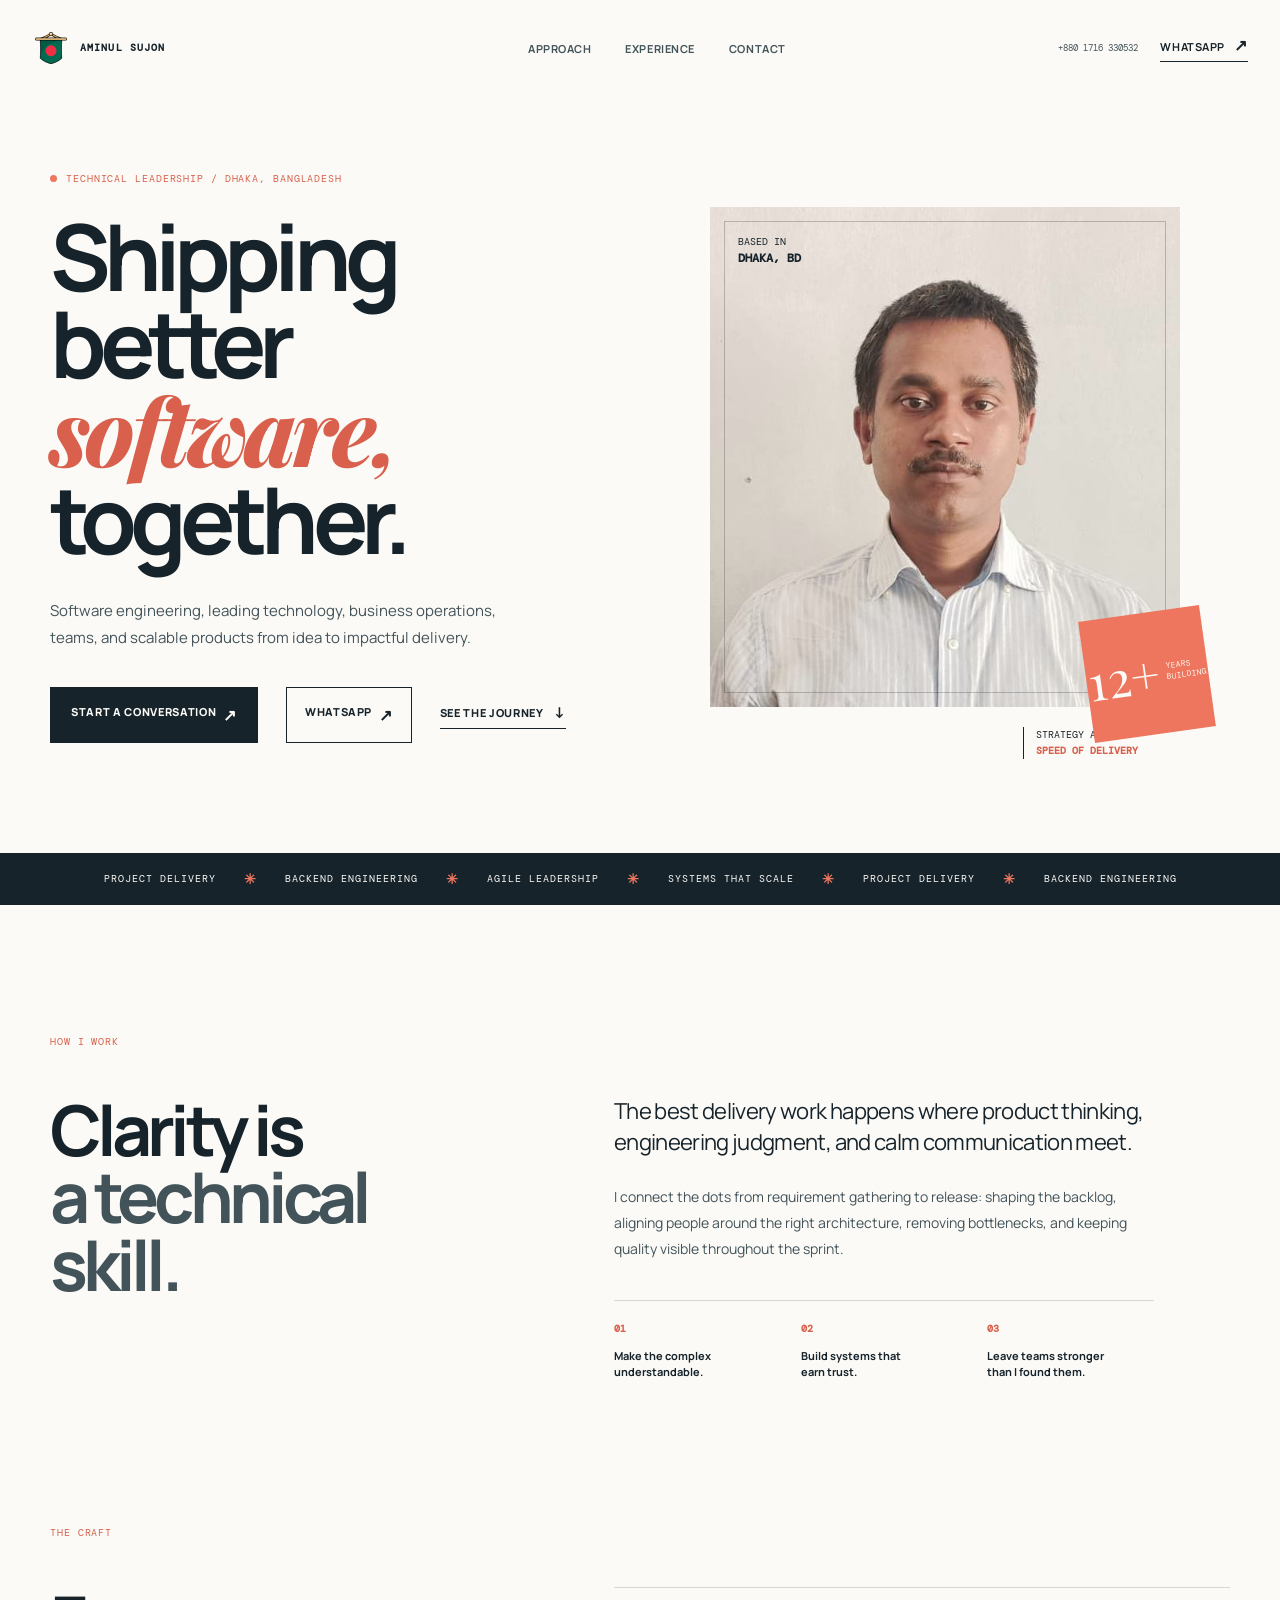
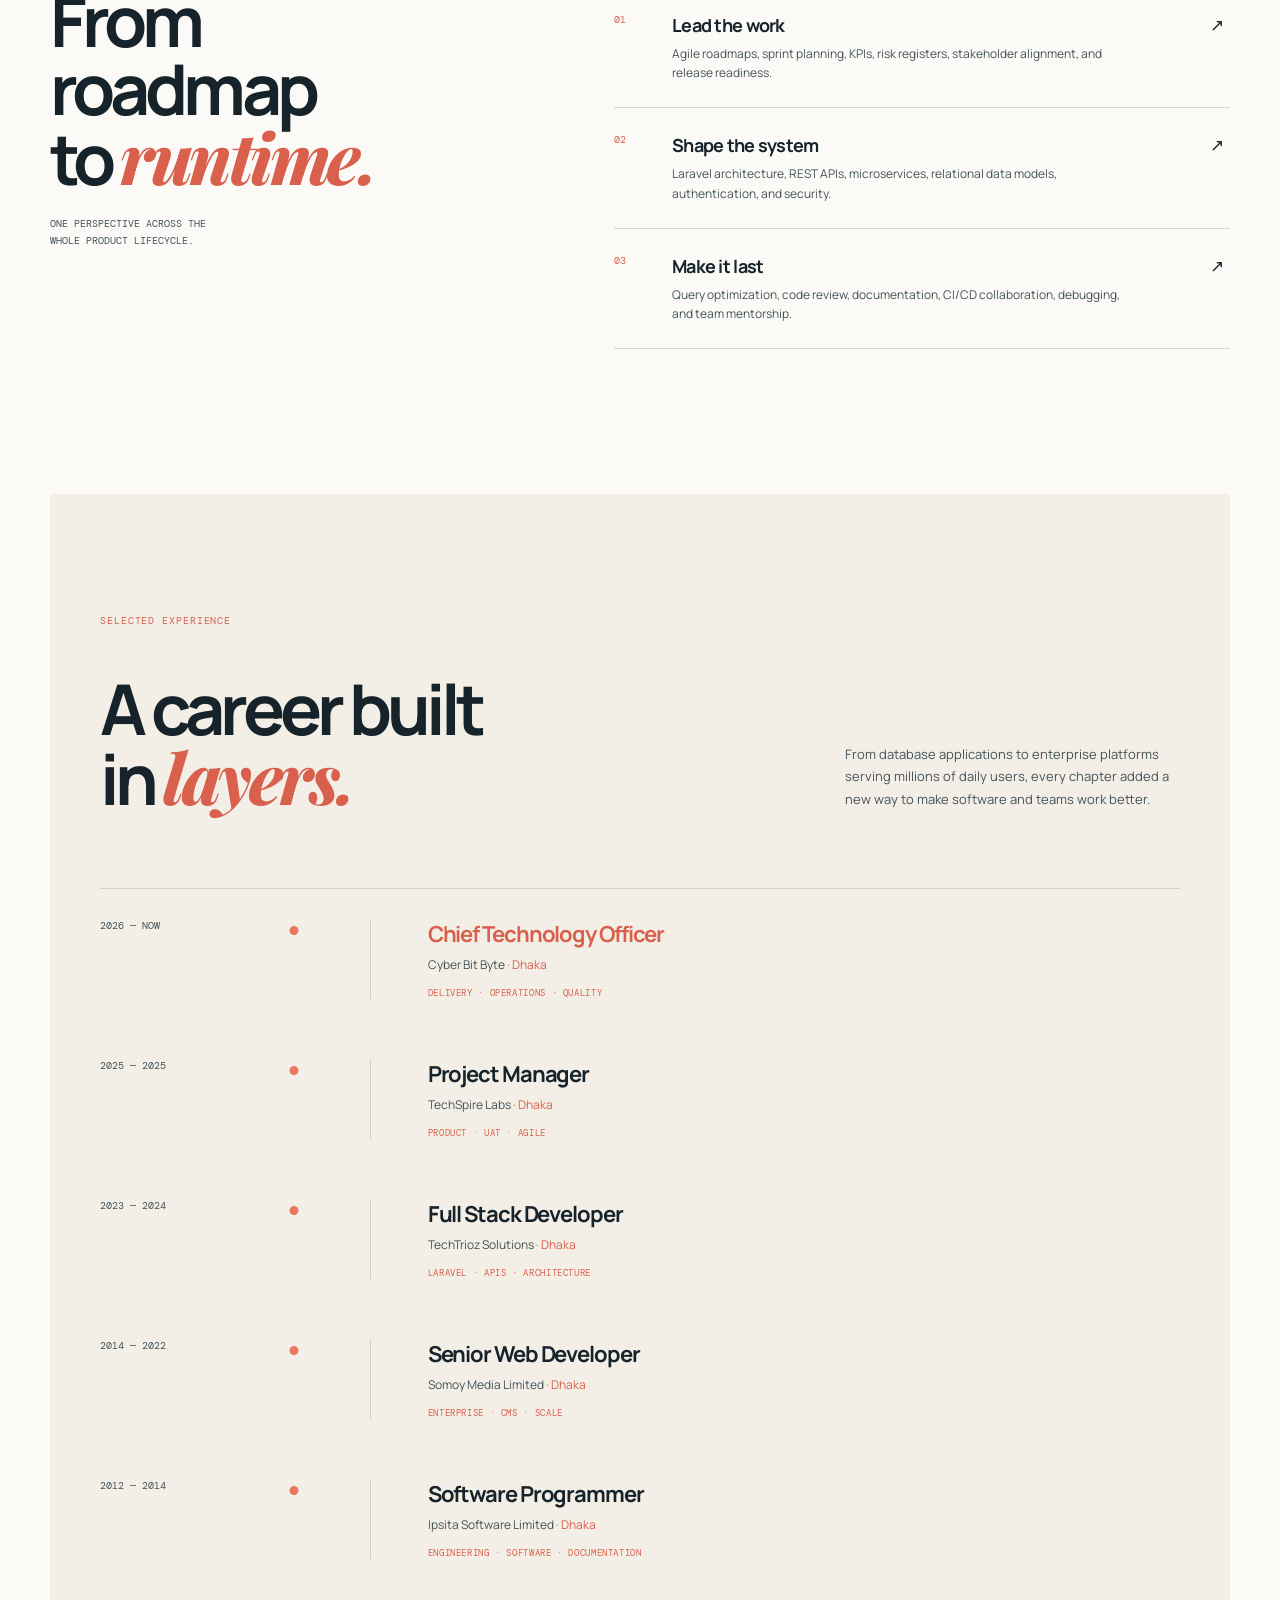
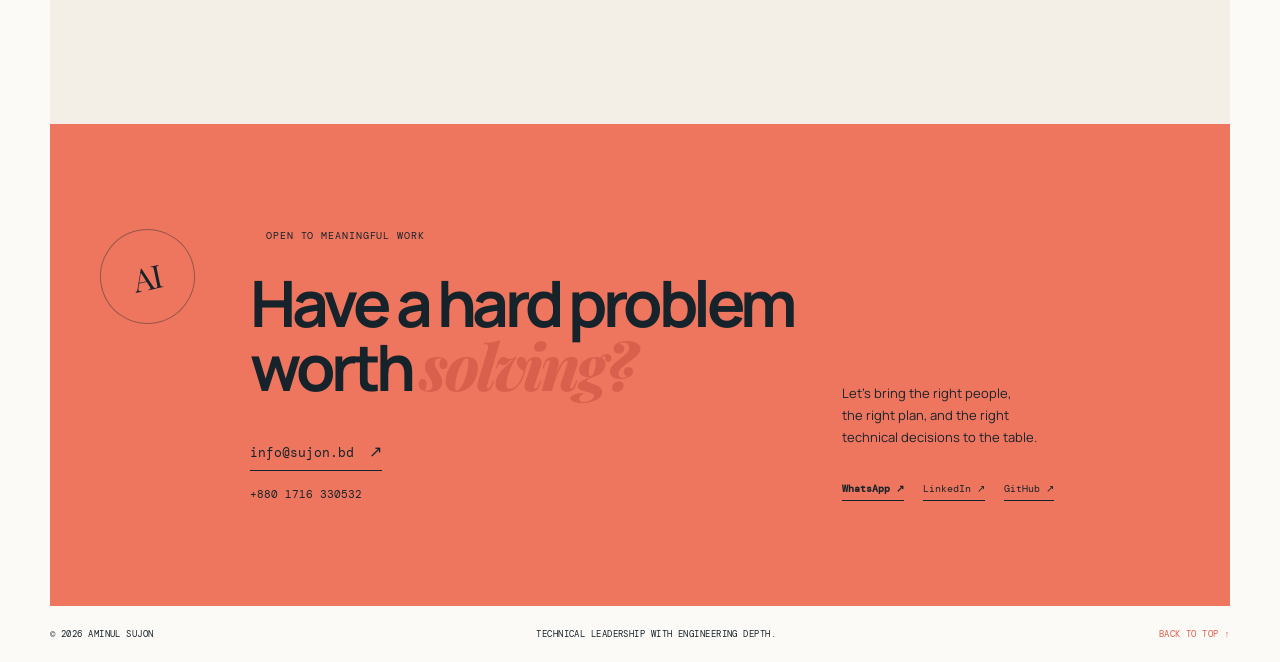
<file: index.html>
<!doctype html>
<html lang="en">
<head>
  <meta charset="UTF-8" />
  <meta name="viewport" content="width=device-width, initial-scale=1.0" />
  <meta name="description" content="Portfolio of Md. Aminul Islam, Technical Project Manager, Certified Scrum Master, and Laravel Software Engineer." />
  <title>Aminul Sujon — Technical Delivery & Engineering</title>
  <link rel="preconnect" href="https://fonts.googleapis.com" />
  <link rel="preconnect" href="https://fonts.gstatic.com" crossorigin />
  <link href="https://fonts.googleapis.com/css2?family=DM+Mono:wght@400;500&family=Manrope:wght@400;500;600;700;800&family=Playfair+Display:wght@700;800&display=swap" rel="stylesheet" />
  <link rel="stylesheet" href="styles.css" />
</head>
<body>
  <header class="site-header">
    <a class="brand" href="#top" aria-label="Aminul Sujon, Dhaka, Bangladesh"><span>
      <img src="bangladesh-flag.png" alt="bangladesh flag" />
    </span><strong>AMINUL SUJON</strong></a>
    <nav class="main-nav" aria-label="Main navigation">
      <a href="#approach">Approach</a>
      <a href="#experience">Experience</a>
      <a href="#contact">Contact</a>
    </nav>
    <div class="header-actions"><a class="phone-link" href="tel:+8801716330532">+880 1716 330532</a><a class="header-link" href="https://wa.me/8801716330532" target="_blank" rel="noreferrer">WhatsApp <span>↗</span></a></div>
  </header>

  <main id="top">
    <section class="hero section-shell">
      <div class="hero-copy">
        <p class="eyebrow"><span class="eyebrow-dot"></span> Technical leadership / Dhaka, Bangladesh</p>
        <h1>Shipping better<br /><em>software,</em><br />together.</h1>
        <p class="hero-intro">Software engineering, leading technology, business operations, teams, and scalable products from idea to impactful delivery.</p>
        <div class="hero-actions">
          <a class="button button-primary" href="mailto:info@sujon.bd">Start a conversation <span>↗</span></a>
          <a class="button button-whatsapp" href="https://wa.me/8801716330532" target="_blank" rel="noreferrer">WhatsApp <span>↗</span></a>
          <a class="text-link" href="#experience">See the journey <span>↓</span></a>
        </div>
      </div>
      <div class="hero-visual">
        <div class="portrait-frame">
          <div class="portrait-label">Based in<br /><strong>Dhaka, BD</strong></div>
          <img src="sujon.jpg" alt="Portrait of Sujon" />
          <div class="portrait-stamp">12+<small>years<br />building</small></div>
        </div>
        <div class="hero-note">Strategy at the<br /><strong>speed of delivery</strong></div>
      </div>
    </section>

    <section class="ticker" aria-label="Professional focus areas">
      <div class="ticker-track"><span>PROJECT DELIVERY</span><b>✳</b><span>BACKEND ENGINEERING</span><b>✳</b><span>AGILE LEADERSHIP</span><b>✳</b><span>SYSTEMS THAT SCALE</span><b>✳</b><span>PROJECT DELIVERY</span><b>✳</b><span>BACKEND ENGINEERING</span></div>
    </section>

    <section class="approach section-shell" id="approach">
      <div class="section-kicker">How I work</div>
      <div class="approach-grid">
        <div>
          <h2>Clarity is<br /><span>a technical skill.</span></h2>
        </div>
        <div class="approach-copy">
          <p class="lead">The best delivery work happens where product thinking, engineering judgment, and calm communication meet.</p>
          <p>I connect the dots from requirement gathering to release: shaping the backlog, aligning people around the right architecture, removing bottlenecks, and keeping quality visible throughout the sprint.</p>
          <div class="principles">
            <div><strong>01</strong><span>Make the complex<br />understandable.</span></div>
            <div><strong>02</strong><span>Build systems that<br />earn trust.</span></div>
            <div><strong>03</strong><span>Leave teams stronger<br />than I found them.</span></div>
          </div>
        </div>
      </div>
    </section>

    

    <section class="craft section-shell">
      <div class="section-kicker">The craft</div>
      <div class="craft-grid">
        <div class="craft-intro"><h2>From roadmap<br />to <em>runtime.</em></h2><p>One perspective across the whole product lifecycle.</p></div>
        <div class="capabilities">
          <div class="capability"><span>01</span><div><h3>Lead the work</h3><p>Agile roadmaps, sprint planning, KPIs, risk registers, stakeholder alignment, and release readiness.</p></div><b>↗</b></div>
          <div class="capability"><span>02</span><div><h3>Shape the system</h3><p>Laravel architecture, REST APIs, microservices, relational data models, authentication, and security.</p></div><b>↗</b></div>
          <div class="capability"><span>03</span><div><h3>Make it last</h3><p>Query optimization, code review, documentation, CI/CD collaboration, debugging, and team mentorship.</p></div><b>↗</b></div>
        </div>
      </div>
      
    </section>

    <section class="experience section-shell" id="experience">
      <div class="section-kicker">Selected experience</div>
      <div class="experience-heading"><h2>A career built<br />in <em>layers.</em></h2><p>From database applications to enterprise platforms serving millions of daily users, every chapter added a new way to make software and teams work better.</p></div>
      <div class="timeline">
        <article class="timeline-item current"><div class="timeline-year">2026 — now</div><div class="timeline-content"><h3>Chief Technology Officer</h3><p>Cyber Bit Byte <span>· Dhaka</span></p><div class="timeline-tag">Delivery · Operations · Quality</div></div></article>
        <article class="timeline-item"><div class="timeline-year">2025 — 2025</div><div class="timeline-content"><h3>Project Manager </h3><p>TechSpire Labs <span>· Dhaka</span></p><div class="timeline-tag">Product · UAT · Agile</div></div></article>
        <article class="timeline-item"><div class="timeline-year">2023 — 2024</div><div class="timeline-content"><h3>Full Stack Developer</h3><p>TechTrioz Solutions <span>· Dhaka</span></p><div class="timeline-tag">Laravel · APIs · Architecture</div></div></article>
        <article class="timeline-item"><div class="timeline-year">2014 — 2022</div><div class="timeline-content"><h3>Senior Web Developer</h3><p>Somoy Media Limited <span>· Dhaka</span></p><div class="timeline-tag">Enterprise · CMS · Scale</div></div></article>
        <article class="timeline-item"><div class="timeline-year">2012 — 2014</div><div class="timeline-content"><h3>Software Programmer</h3><p>Ipsita Software Limited <span>· Dhaka</span></p><div class="timeline-tag">Engineering · Software · Documentation</div></div></article>
      </div>
    </section>

    <section class="contact section-shell" id="contact">
      <div class="contact-mark">AI</div>
      <div class="contact-copy"><p class="eyebrow"><span class="eyebrow-dot"></span> Open to meaningful work</p><h2>Have a hard problem<br />worth <em>solving?</em></h2><a class="contact-email" href="mailto:info@sujon.bd">info@sujon.bd <span>↗</span></a><a class="contact-phone" href="tel:+8801716330532">+880 1716 330532</a></div>
      <div class="contact-meta"><p>Let’s bring the right people,<br />the right plan, and the right<br />technical decisions to the table.</p><div><a class="contact-whatsapp" href="https://wa.me/8801716330532" target="_blank" rel="noreferrer">WhatsApp ↗</a><a href="https://www.linkedin.com/in/aminulsujon" target="_blank" rel="noreferrer">LinkedIn ↗</a><a href="https://github.com/aminulsujon" target="_blank" rel="noreferrer">GitHub ↗</a></div></div>
    </section>
  </main>

  <footer class="site-footer section-shell"><span>© <span id="year"></span> Aminul Sujon</span><span>Technical leadership with engineering depth.</span><a href="#top">Back to top ↑</a></footer>
  <script src="script.js"></script>
</body>
</html>
</file>
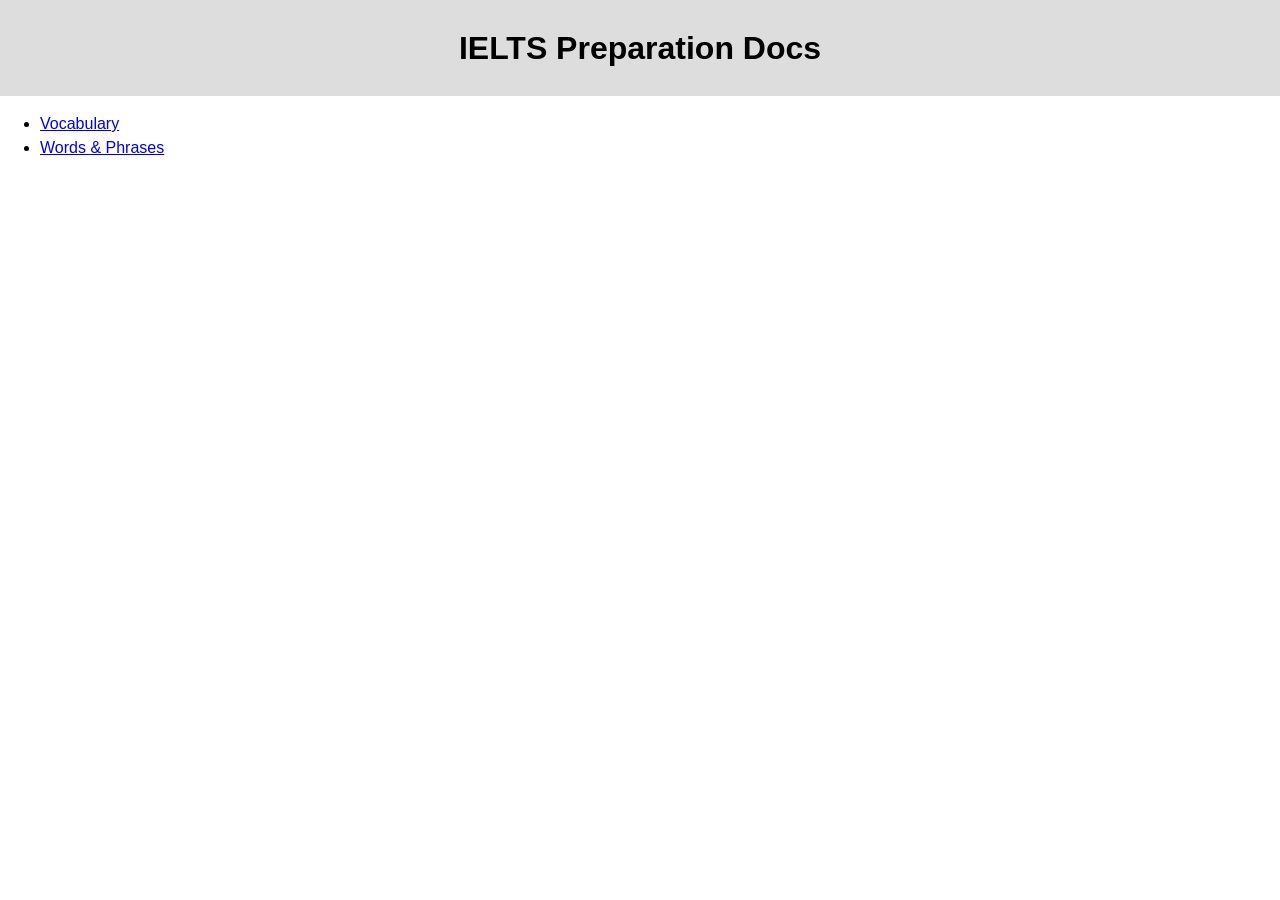
<file: ielts/index.html>
<!DOCTYPE html>
<html lang="en">

<head>
  <meta charset="UTF-8" />
  <title>IELTS Preparation Docs</title>
  <meta name="viewport" content="width=device-width, initial-scale=1" />
  <style>
    :root {
      --bg-color: #fff;
      --text-color: #000;
      --accent-color: #ddd;
      --card-bg: #f5f5f5;
      --border-radius: 8px;
      --transition: 0.2s ease-in-out;
      --font-family: 'Inter', sans-serif;
    }

    body {
      margin: 0;
      padding: 0;
      background: var(--bg-color);
      color: var(--text-color);
      font-family: var(--font-family);
      line-height: 1.5;
    }

    header {
      text-align: center;
      padding: 1.5rem 0;
      font-size: 2rem;
      font-weight: 600;
      background: var(--accent-color);
    }

    .container {
      max-width: 960px;
      margin: 0 auto;
      padding: 1rem;
    }

    .section {
      margin-bottom: 2rem;
    }

    .section h2 {
      font-size: 1.5rem;
      margin-bottom: 0.5rem;
      border-bottom: 1px solid var(--accent-color);
      padding-bottom: 0.25rem;
    }

    .card {
      background: var(--card-bg);
      border-radius: var(--border-radius);
      margin: 0.5rem 0;
      padding: 0.75rem;
      cursor: pointer;
      transition: var(--transition);
    }

    .card:hover {
      background: var(--accent-color);
    }

    .word {
      font-weight: 600;
      font-size: 1.1rem;
    }

    .details {
      margin-top: 0.5rem;
      display: none;
      font-size: 0.95rem;
      color: #999;
    }

    @media (max-width: 600px) {
      header {
        font-size: 1.5rem;
      }

      .section h2 {
        font-size: 1.3rem;
      }

      .word {
        font-size: 1rem;
      }
    }
  </style>
</head>

<body>
  <header>IELTS Preparation Docs</header>
  <main>
    <ul>
      <li><a href="/ielts/v/index.html">Vocabulary</a></li>
      <li><a href="/ielts/100-Essential-Words-and-Phrases-for-Band-7-9-Success-2.pdf">Words & Phrases</a></li>
    </ul>
  </main>

</body>

</html>
</file>
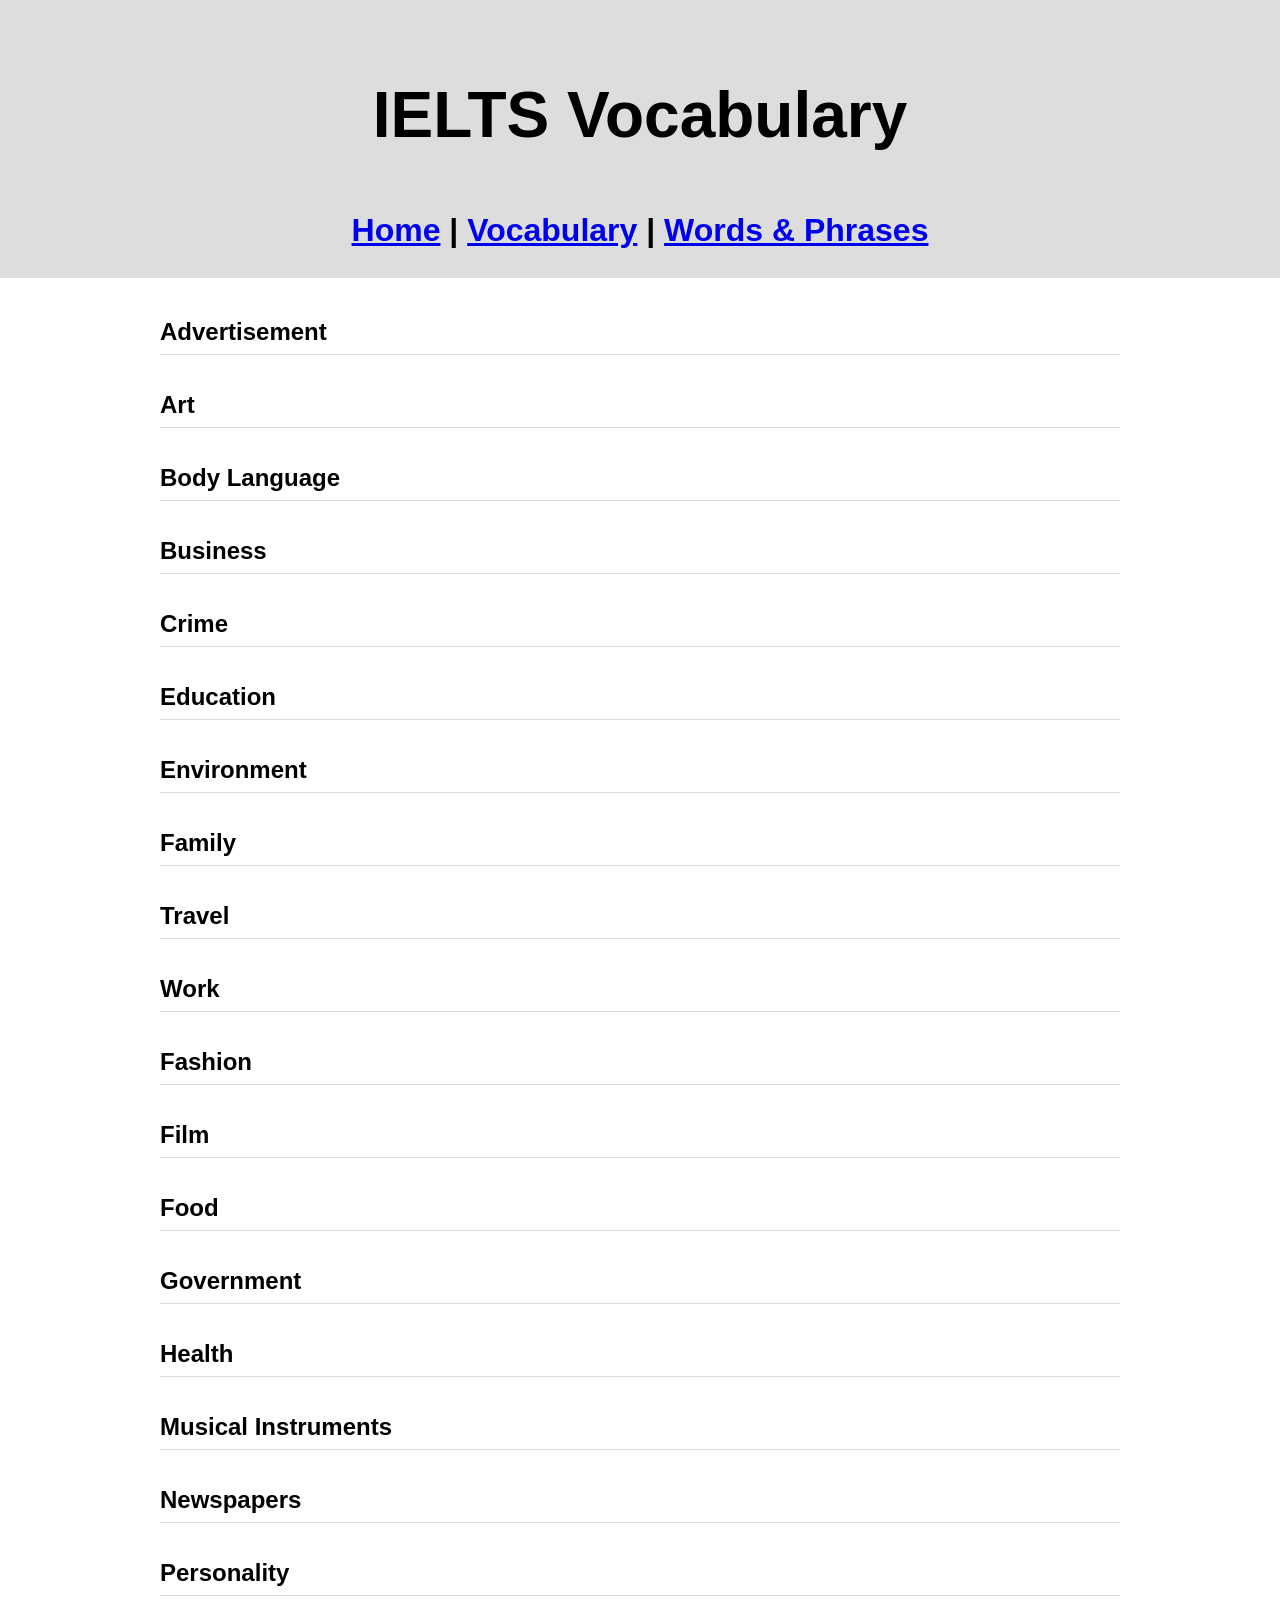
<file: ielts/v/index.html>
<!DOCTYPE html>
<html lang="en">

<head>
  <meta charset="UTF-8" />
  <title>IELTS Vocabulary</title>
  <meta name="viewport" content="width=device-width, initial-scale=1" />
  <style>
    :root {
      --bg-color: #fff;
      --text-color: #000;
      --accent-color: #ddd;
      --card-bg: #f5f5f5;
      --border-radius: 8px;
      --transition: 0.2s ease-in-out;
      --font-family: 'Inter', sans-serif;
    }

    body {
      margin: 0;
      padding: 0;
      background: var(--bg-color);
      color: var(--text-color);
      font-family: var(--font-family);
      line-height: 1.5;
    }

    header {
      text-align: center;
      padding: 1.5rem 0;
      font-size: 2rem;
      font-weight: 600;
      background: var(--accent-color);
    }

    .container {
      max-width: 960px;
      margin: 0 auto;
      padding: 1rem;
    }

    .section {
      margin-bottom: 2rem;
    }

    .section h2 {
      font-size: 1.5rem;
      margin-bottom: 0.5rem;
      border-bottom: 1px solid var(--accent-color);
      padding-bottom: 0.25rem;
    }

    .card {
      background: var(--card-bg);
      border-radius: var(--border-radius);
      margin: 0.5rem 0;
      padding: 0.75rem;
      cursor: pointer;
      transition: var(--transition);
    }

    .card:hover {
      background: var(--accent-color);
    }

    .word {
      font-weight: 600;
      font-size: 1.1rem;
    }

    .details {
      margin-top: 0.5rem;
      display: none;
      font-size: 0.95rem;
      color: #999;
    }

    @media (max-width: 600px) {
      header {
        font-size: 1.5rem;
      }

      .section h2 {
        font-size: 1.3rem;
      }

      .word {
        font-size: 1rem;
      }
    }
  </style>
</head>

<body>
  <header>
    <h1>IELTS Vocabulary</h1>
    <nav>
      <a href="/ielts/index.html">Home</a> |
      <a href="/ielts/v/index.html">Vocabulary</a> |
      <a href="/ielts/100-Essential-Words-and-Phrases-for-Band-7-9-Success-2.pdf">Words & Phrases</a>
    </nav>
  </header>
  <div class="container" id="app"></div>
  <script>
    // Fetch the JSON file with explicit relative path
    fetch('./vocavolary1.json')
      .then(response => {
        if (!response.ok) {
          throw new Error('Network response was not ok: ' + response.status);
        }
        return response.json();
      })
      .then(data => {
        const app = document.getElementById('app');
        // data is expected to have top‑level key "IELTS_Vocabulary"
        const vocab = data['IELTS_Vocabulary'];
        for (const [category, items] of Object.entries(vocab)) {
          const section = document.createElement('section');
          section.className = 'section';
          const heading = document.createElement('h2');
          heading.textContent = category.replace(/_/g, ' ');
          section.appendChild(heading);
          const content = document.createElement('div');
          content.className = 'section-content';
          content.style.display = 'none';
          heading.style.cursor = 'pointer';
          heading.addEventListener('click', () => {
            content.style.display = content.style.display === 'none' ? 'block' : 'none';
          });
          items.forEach(entry => {
            const card = document.createElement('div');
            card.className = 'card';
            const word = document.createElement('div');
            word.className = 'word';
            word.textContent = entry.word;
            const details = document.createElement('div');
            details.className = 'details';
            details.innerHTML = `<strong>Meaning:</strong> ${entry.meaning}<br/><strong>Example:</strong> ${entry.example}`;
            card.appendChild(word);
            card.appendChild(details);
            card.addEventListener('click', () => {
              details.style.display = details.style.display === 'none' ? 'block' : 'none';
            });
            content.appendChild(card);
          });
          section.appendChild(content);
          app.appendChild(section);
        }
      })
      .catch(err => {
        console.error('Failed to load vocab:', err);
        const app = document.getElementById('app');
        app.textContent = 'Unable to load vocabulary data.';
      });
  </script>
</body>

</html>
</file>
<file: styles.css>
:root {
  --ink: #17232b;
  --ink-soft: #43535a;
  --cream: #f3efe7;
  --paper: #fbfaf6;
  --coral: #ee765e;
  --coral-deep: #d9604c;
  --lime: #d9ec61;
  --line: rgba(23, 35, 43, .16);
  --mono: "DM Mono", monospace;
  --sans: "Manrope", sans-serif;
  --serif: "Playfair Display", Georgia, serif;
}

* { box-sizing: border-box; }
html { scroll-behavior: smooth; }
body { margin: 0; color: var(--ink); background: var(--paper); font-family: var(--sans); overflow-x: hidden; }
a { color: inherit; text-decoration: none; }
.section-shell { width: min(1180px, calc(100% - 64px)); margin: 0 auto; }
.site-header { align-items: center; display: flex; height: 96px; justify-content: space-between; margin: 0 auto; max-width: 1320px; padding: 0 32px; }
.brand { align-items: center; display: flex; gap: 10px; }
.brand span { align-items: center; border-radius: 50%; color: var(--paper); display: flex; font-family: var(--serif); font-size: 18px; height: 38px; justify-content: center; width: 38px; }
.brand strong { font-family: var(--mono); font-size: 10px; letter-spacing: .11em; line-height: 1.15; }
.main-nav { display: flex; gap: 34px; margin-left: 90px; }
.main-nav a, .header-link { font-size: 11px; font-weight: 700; letter-spacing: .05em; text-transform: uppercase; }
.main-nav a { color: var(--ink-soft); }
.main-nav a:hover, .header-link:hover, .text-link:hover { color: var(--coral-deep); }
.header-link { border-bottom: 1px solid var(--ink); padding-bottom: 5px; }
.header-actions { align-items: center; display: flex; gap: 22px; }
.phone-link { color: var(--ink-soft); font-family: var(--mono); font-size: 9px; }
.header-link span, .button span, .contact-email span { font-size: 16px; margin-left: 7px; }
.hero { align-items: center; display: grid; gap: 10%; grid-template-columns: 1.02fr .98fr; min-height: 630px; padding: 76px 0 110px; }
.eyebrow, .section-kicker { color: var(--coral-deep); font-family: var(--mono); font-size: 10px; letter-spacing: .09em; text-transform: uppercase; }
.eyebrow { align-items: center; display: flex; gap: 9px; margin: 0 0 28px; }
.eyebrow-dot { background: var(--coral); border-radius: 50%; display: inline-block; height: 7px; width: 7px; }
h1, h2, h3, p { margin-top: 0; }
h1 { font-size: clamp(58px, 7.2vw, 102px); letter-spacing: -.075em; line-height: .94; margin-bottom: 34px; max-width: 700px; }
h1 em, h2 em { color: var(--coral-deep); font-family: var(--serif); font-style: italic; font-weight: 800; letter-spacing: -.05em; }
.hero-intro { color: var(--ink-soft); font-size: 15px; line-height: 1.8; max-width: 490px; }
.hero-actions { align-items: center; display: flex; gap: 28px; margin-top: 36px; }
.button { display: inline-flex; font-size: 11px; font-weight: 800; letter-spacing: .06em; text-transform: uppercase; }
.button-primary { background: var(--ink); color: var(--paper); padding: 17px 21px; transition: background .2s, transform .2s; }
.button-primary:hover { background: var(--coral-deep); transform: translateY(-2px); }
.button-whatsapp { border: 1px solid var(--ink); padding: 16px 18px; transition: background .2s, color .2s; }
.button-whatsapp:hover { background: var(--lime); }
.text-link { border-bottom: 1px solid var(--ink); font-size: 11px; font-weight: 800; letter-spacing: .06em; padding-bottom: 6px; text-transform: uppercase; }
.text-link span { font-size: 15px; margin-left: 8px; }
.hero-visual { max-width: 470px; position: relative; }
.portrait-frame { background: var(--lime); height: 500px; position: relative; }
.portrait-frame img { filter: saturate(.82); height: 100%; object-fit: cover; object-position: center; width: 100%; }
.portrait-frame::after { border: 1px solid rgba(23, 35, 43, .24); content: ""; inset: 14px; pointer-events: none; position: absolute; }
.portrait-label { font-family: var(--mono); font-size: 10px; left: 28px; line-height: 1.5; position: absolute; text-transform: uppercase; top: 27px; z-index: 2; }
.portrait-label strong { font-size: 12px; }
.portrait-stamp { align-items: center; background: var(--coral); bottom: -28px; color: var(--paper); display: flex; font-family: var(--serif); font-size: 50px; height: 122px; justify-content: center; line-height: .8; position: absolute; right: -28px; transform: rotate(-8deg); width: 122px; z-index: 2; }
.portrait-stamp small { font-family: var(--mono); font-size: 8px; line-height: 1.35; margin-left: 7px; text-transform: uppercase; }
.hero-note { border-left: 1px solid var(--ink); bottom: -52px; font-family: var(--mono); font-size: 10px; line-height: 1.6; padding-left: 12px; position: absolute; right: 42px; text-transform: uppercase; }
.hero-note strong { color: var(--coral-deep); }
.ticker { background: var(--ink); color: var(--paper); overflow: hidden; padding: 17px 0; }
.ticker-track { align-items: center; display: flex; font-family: var(--mono); font-size: 10px; gap: 28px; justify-content: center; letter-spacing: .1em; min-width: max-content; }
.ticker b { color: var(--coral); font-size: 14px; }
.approach { padding: 130px 0 145px; }
.section-kicker { margin-bottom: 48px; }
.approach-grid, .craft-grid { display: grid; gap: 13%; grid-template-columns: .8fr 1.2fr; }
h2 { font-size: clamp(44px, 5.5vw, 70px); letter-spacing: -.07em; line-height: .97; margin-bottom: 0; }
h2 span { color: var(--ink-soft); }
.approach-copy { max-width: 540px; }
.approach-copy p { color: var(--ink-soft); font-size: 14px; line-height: 1.85; }
.approach-copy .lead { color: var(--ink); font-size: 22px; letter-spacing: -.03em; line-height: 1.45; margin-bottom: 25px; }
.principles { border-top: 1px solid var(--line); display: grid; gap: 20px; grid-template-columns: repeat(3, 1fr); margin-top: 38px; padding-top: 21px; }
.principles div { display: flex; flex-direction: column; gap: 13px; }
.principles strong, .capability > span { color: var(--coral-deep); font-family: var(--mono); font-size: 10px; }
.principles span { font-size: 11px; font-weight: 700; line-height: 1.5; }
.impact { padding-bottom: 138px; }
.impact-grid { display: grid; grid-template-columns: repeat(3, 1fr); }
.impact-card { min-height: 278px; padding: 25px 28px; position: relative; }
.impact-card-dark { background: var(--ink); color: var(--paper); }
.impact-card-coral { background: var(--coral); }
.impact-card-light { background: var(--cream); }
.card-index { font-family: var(--mono); font-size: 10px; }
.impact-card strong { bottom: 63px; font-size: 74px; letter-spacing: -.09em; line-height: 1; position: absolute; }
.impact-card sup { font-size: 32px; letter-spacing: -.04em; }
.impact-card p { bottom: 24px; font-size: 11px; line-height: 1.45; margin: 0; max-width: 170px; position: absolute; }
.craft { padding-bottom: 145px; }
.craft-intro h2 { margin-bottom: 22px; }
.craft-intro p { color: var(--ink-soft); font-family: var(--mono); font-size: 10px; line-height: 1.7; max-width: 180px; text-transform: uppercase; }
.capabilities { border-top: 1px solid var(--line); }
.capability { align-items: flex-start; border-bottom: 1px solid var(--line); display: grid; gap: 30px; grid-template-columns: 28px 1fr 20px; padding: 25px 0; }
.capability h3 { font-size: 18px; letter-spacing: -.04em; margin-bottom: 7px; }
.capability p { color: var(--ink-soft); font-size: 12px; line-height: 1.6; margin: 0; max-width: 450px; }
.capability b { font-size: 17px; font-weight: 400; }
.stack-line { align-items: center; border-top: 1px solid var(--line); display: flex; gap: 45px; margin-top: 88px; padding-top: 20px; }
.stack-line > span { color: var(--coral-deep); font-family: var(--mono); font-size: 10px; text-transform: uppercase; }
.stack-list { display: flex; flex-wrap: wrap; gap: 10px 26px; }
.stack-list span { font-size: 12px; font-weight: 700; }
.experience { background: var(--cream); max-width: none; padding: 120px max(32px, calc((100% - 1180px) / 2)) 135px; }
.experience-heading { align-items: end; display: flex; justify-content: space-between; margin-bottom: 75px; }
.experience-heading p { color: var(--ink-soft); font-size: 13px; line-height: 1.75; margin-bottom: 2px; max-width: 335px; }
.timeline { border-top: 1px solid var(--line); }
.timeline-item { display: grid; gap: 7%; grid-template-columns: 18% 1fr; padding: 30px 0; position: relative; }
.timeline-item::after { background: var(--coral); border: 3px solid var(--cream); border-radius: 50%; content: ""; height: 9px; left: 18%; position: absolute; top: 34px; transform: translateX(-50%); width: 9px; }
.timeline-year { color: var(--ink-soft); font-family: var(--mono); font-size: 10px; text-transform: uppercase; }
.timeline-content { border-left: 1px solid var(--line); padding-left: 7%; }
.timeline-content h3 { font-size: 22px; letter-spacing: -.05em; margin-bottom: 7px; }
.timeline-content p { color: var(--ink-soft); font-size: 12px; margin-bottom: 14px; }
.timeline-content p span { color: var(--coral-deep); }
.timeline-tag { color: var(--coral-deep); font-family: var(--mono); font-size: 9px; letter-spacing: .07em; text-transform: uppercase; }
.timeline-item.current .timeline-content h3 { color: var(--coral-deep); }
.work-records { padding: 125px 0 140px; }
.records-heading { align-items: end; display: flex; justify-content: space-between; margin-bottom: 65px; }
.records-heading p { color: var(--ink-soft); font-size: 13px; line-height: 1.75; margin-bottom: 2px; max-width: 350px; }
.records-grid { display: grid; gap: 9%; grid-template-columns: 1fr 1fr; }
.record-column-title { align-items: center; border-bottom: 2px solid var(--ink); display: flex; gap: 17px; padding-bottom: 15px; }
.record-column-title span, .record > span { color: var(--coral-deep); font-family: var(--mono); font-size: 10px; }
.record-column-title strong { font-size: 15px; letter-spacing: -.03em; }
.record-list { border-bottom: 1px solid var(--line); }
.record { border-bottom: 1px solid var(--line); display: grid; gap: 5px 18px; grid-template-columns: 92px 1fr; padding: 18px 0; }
.record:last-child { border-bottom: 0; }
.record > span { grid-row: span 2; line-height: 1.4; }
.record strong { font-size: 13px; letter-spacing: -.02em; }
.record small { color: var(--ink-soft); font-size: 11px; }
.contact { background: var(--coral); display: grid; grid-template-columns: 150px 1.4fr .8fr; margin-top: 0; max-width: none; padding: 105px max(32px, calc((100% - 1180px) / 2)); }
.contact-mark { align-items: center; border: 1px solid rgba(23, 35, 43, .4); border-radius: 50%; display: flex; font-family: var(--serif); font-size: 32px; height: 95px; justify-content: center; transform: rotate(-12deg); width: 95px; }
.contact h2 { font-size: clamp(43px, 5vw, 66px); margin-bottom: 42px; }
.contact .eyebrow { color: var(--ink); margin-bottom: 30px; }
.contact-email { border-bottom: 1px solid var(--ink); display: inline-block; font-family: var(--mono); font-size: 13px; padding-bottom: 8px; }
.contact-phone { display: block; font-family: var(--mono); font-size: 11px; margin-top: 16px; }
.contact-meta { align-self: end; }
.contact-meta p { font-size: 13px; line-height: 1.7; }
.contact-meta div { display: flex; gap: 19px; margin-top: 34px; }
.contact-meta a { border-bottom: 1px solid var(--ink); font-family: var(--mono); font-size: 10px; padding-bottom: 5px; }
.contact-meta .contact-whatsapp { font-weight: 700; }
.site-footer { align-items: center; display: flex; font-family: var(--mono); font-size: 9px; justify-content: space-between; letter-spacing: .05em; padding: 22px 0; text-transform: uppercase; }
.site-footer a { color: var(--coral-deep); }
@media (max-width: 760px) {
  .section-shell { width: min(100% - 40px, 560px); }
  .site-header { height: 78px; padding: 0 20px; }
  .main-nav { display: none; }
  .header-link { font-size: 9px; }
  .header-actions { gap: 12px; }
  .phone-link { display: none; }
  .hero { display: flex; flex-direction: column; gap: 65px; padding: 66px 0 110px; }
  h1 { font-size: clamp(55px, 16vw, 82px); }
  .hero-intro { font-size: 14px; }
  .hero-actions { align-items: flex-start; flex-wrap: wrap; gap: 16px; }
  .hero-visual { align-self: flex-end; width: calc(100% - 14px); }
  .portrait-frame { height: 390px; }
  .portrait-stamp { right: -7px; }
  .hero-note { bottom: -56px; right: 9px; }
  .ticker-track { justify-content: flex-start; }
  .approach, .craft { padding: 95px 0; }
  .approach-grid, .craft-grid { display: block; }
  .approach-copy { margin-top: 42px; }
  .principles { gap: 12px; }
  .principles span { font-size: 10px; }
  .impact { padding-bottom: 95px; }
  .impact-grid { grid-template-columns: 1fr; }
  .impact-card { min-height: 210px; }
  .impact-card strong { bottom: 56px; }
  .impact-card p { bottom: 20px; }
  .capabilities { margin-top: 45px; }
  .stack-line { align-items: flex-start; flex-direction: column; gap: 20px; margin-top: 65px; }
  .experience { padding: 95px 20px; }
  .experience-heading { align-items: flex-start; display: block; margin-bottom: 55px; }
  .experience-heading p { margin-top: 30px; }
  .work-records { padding: 95px 0; }
  .records-heading { align-items: flex-start; display: block; margin-bottom: 45px; }
  .records-heading p { margin-top: 30px; }
  .records-grid { display: block; }
  .record-column + .record-column { margin-top: 60px; }
  .timeline-item { gap: 18px; grid-template-columns: 72px 1fr; }
  .timeline-item::after { left: 72px; }
  .timeline-content { padding-left: 18px; }
  .timeline-content h3 { font-size: 17px; }
  .contact { display: block; padding: 78px 20px 85px; }
  .contact-mark { margin-bottom: 52px; }
  .contact h2 { margin-bottom: 35px; }
  .contact-meta { margin-top: 65px; }
  .site-footer { align-items: flex-start; flex-direction: column; gap: 12px; padding: 22px 0; }
}
</file>
